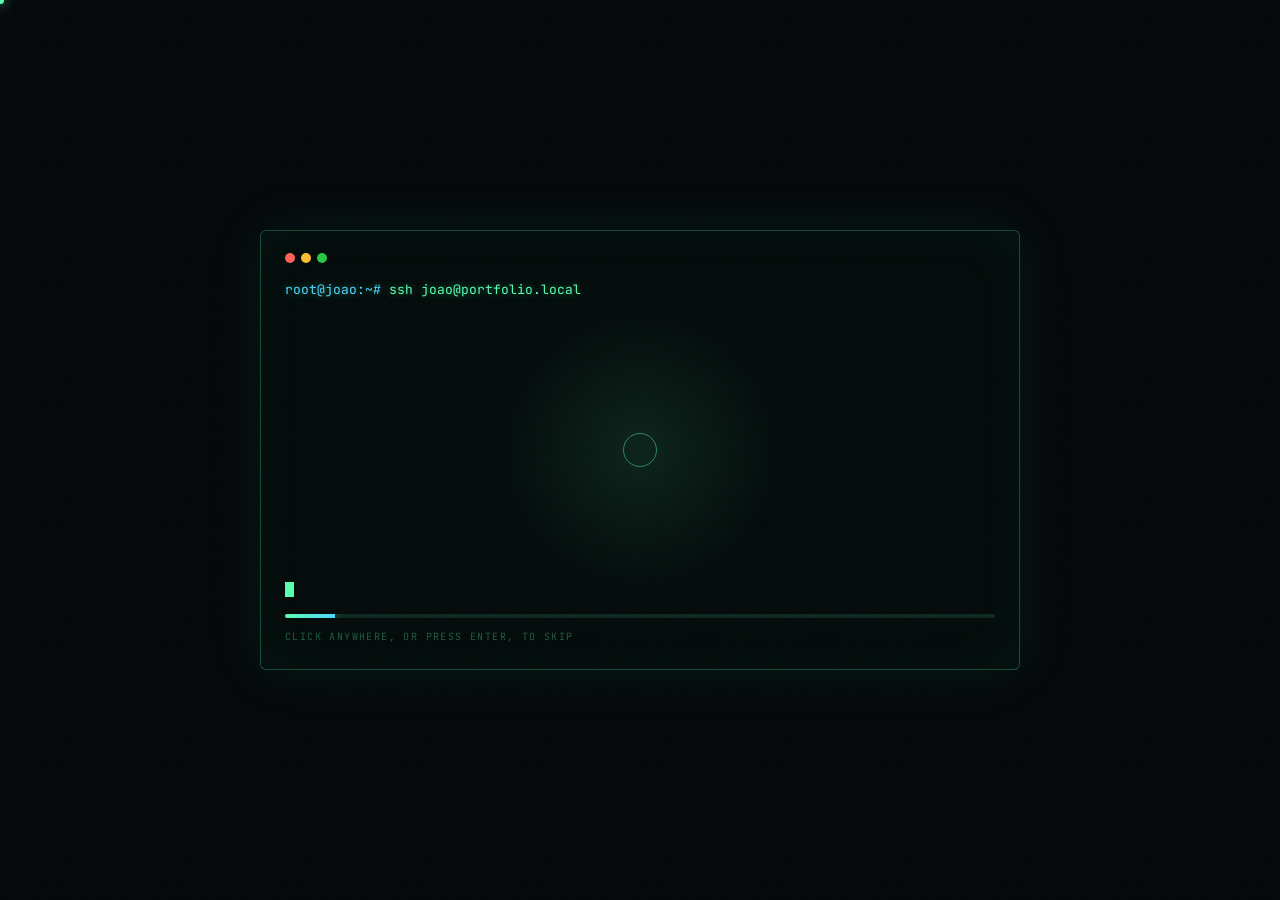
<file: index.html>
<!doctype html>
<html lang="en">
  <head>
    <meta charset="utf-8" />
    <meta name="viewport" content="width=device-width, initial-scale=1" />
    <title>João — Full-Stack Developer | Terminal</title>
    <meta
      name="description"
      content="Portfolio of João, a full-stack developer and second-year Computer Science student: a terminal-booted workspace leading to a project graph and an about section."
    />
    <link rel="preconnect" href="https://fonts.googleapis.com" />
    <link rel="preconnect" href="https://fonts.gstatic.com" crossorigin />
    <link
      href="https://fonts.googleapis.com/css2?family=JetBrains+Mono:wght@400;500;700&family=Space+Grotesk:wght@400;500;700&display=swap"
      rel="stylesheet"
    />
    <link rel="stylesheet" href="./assets/base.css" />
    <link rel="stylesheet" href="./assets/terminal.css" />
    <link rel="stylesheet" href="./assets/interactive.css" />
    <link rel="stylesheet" href="./assets/shell.css" />
  </head>
  <body class="scanlines noise">
    <!-- BOOT -->
    <div id="boot">
      <div class="boot-box">
        <div class="bar"><i class="dot r"></i><i class="dot y"></i><i class="dot g"></i></div>
        <div id="bootlog"></div><span class="caret"></span>
        <div class="boot-progress"><i id="bootbar"></i></div>
        <div class="boot-skip">click anywhere, or press ENTER, to skip</div>
      </div>
    </div>


    <!-- DESKTOP -->
    <main id="desktop">
      <div class="topbar">
        <span class="brand">JOAO@KALI</span>
        <span>Files</span><span>Terminal</span><span>Network</span><span>Help</span>
        <span class="spacer"></span>
        <span>eth0 ▲ 12.4 MB/s</span>
        <span id="clock">00:00:00</span>
      </div>

      <section class="win w1">
        <div class="wbar">— zsh — recon</div>
        <pre></pre>
      </section>
      <section class="win w2">
        <div class="wbar">— nvim — stack.ts</div>
        <pre></pre>
      </section>
      <section class="win w3">
        <div class="wbar">— htop — resources</div>
        <pre></pre>
      </section>
      <section class="win w4">
        <div class="wbar">— zsh — git</div>
        <pre></pre>
      </section>

      <a class="side side-left" href="./projects.html">
        <div class="k">◄ NODE 01</div>
        <div class="t">Projects</div>
        <div class="d">Enter the graph. Every synapse is something I built or am building.</div>
        <div class="arrow">←</div>
      </a>

      <a class="side side-right" href="./about.html">
        <div class="k">NODE 02 ►</div>
        <div class="t">About me</div>
        <div class="d">The clean version: story, skills, education.</div>
        <div class="arrow">→</div>
      </a>

      <div class="core">
        <article class="card">
          <div class="tag">session established</div>
          <h1>Hi, I'm <span>João</span></h1>
          <div class="role">Full-Stack Developer &amp; CS Student</div>
          <p>
            Full-stack developer and second-year Computer Science student with hands-on
            experience in end-to-end web development — defining the architecture, choosing the
            stack, and owning everything from backend logic to data persistence. Strong interest
            in cybersecurity, infrastructure and software engineering.
          </p>
          <div class="chips">
            <span class="chip">Java</span><span class="chip">Spring Boot</span>
            <span class="chip">React</span><span class="chip">TypeScript</span>
            <span class="chip">PostgreSQL</span><span class="chip">Rust</span>
            <span class="chip">Linux</span>
          </div>
          <div class="prompt">joao@portfolio:~$ press <b>T</b> for a real shell — ← projects · about →</div>
        </article>
      </div>

      <!-- interactive shell -->
      <section id="shell">
        <div class="sbar">
          <i class="dot r"></i><i class="dot y"></i><i class="dot g"></i>
          <span class="title">joao@kali: ~ — joao-sh</span>
          <span class="x">✕</span>
        </div>
        <div id="shellbody"></div>
        <div class="sline">
          <span class="ps1">joao@kali:~$</span>
          <input id="shellinput" autocomplete="off" spellcheck="false" aria-label="terminal input" />
        </div>
      </section>

      <div class="dock">
        <button data-dock="shell"><b>⌘</b> terminal</button>
        <button data-dock="projects">projects</button>
        <button data-dock="about">about</button>
        <button data-dock="matrix">matrix</button>
        <button data-dock="theme">theme</button>
      </div>

      <div class="taskbar">
        <span>◍ 4 workspaces</span><span>load 0.42 0.31 0.28</span>
        <span>T · terminal &nbsp;|&nbsp; M · matrix &nbsp;|&nbsp; ENTER · skip boot &nbsp;|&nbsp; ↑↑↓↓←→←→BA</span>
      </div>
    </main>

    <script src="./assets/interactive.js"></script>
    <script src="./assets/terminal.js"></script>
    <script src="./assets/shell.js"></script>
  </body>

</html>
</file>
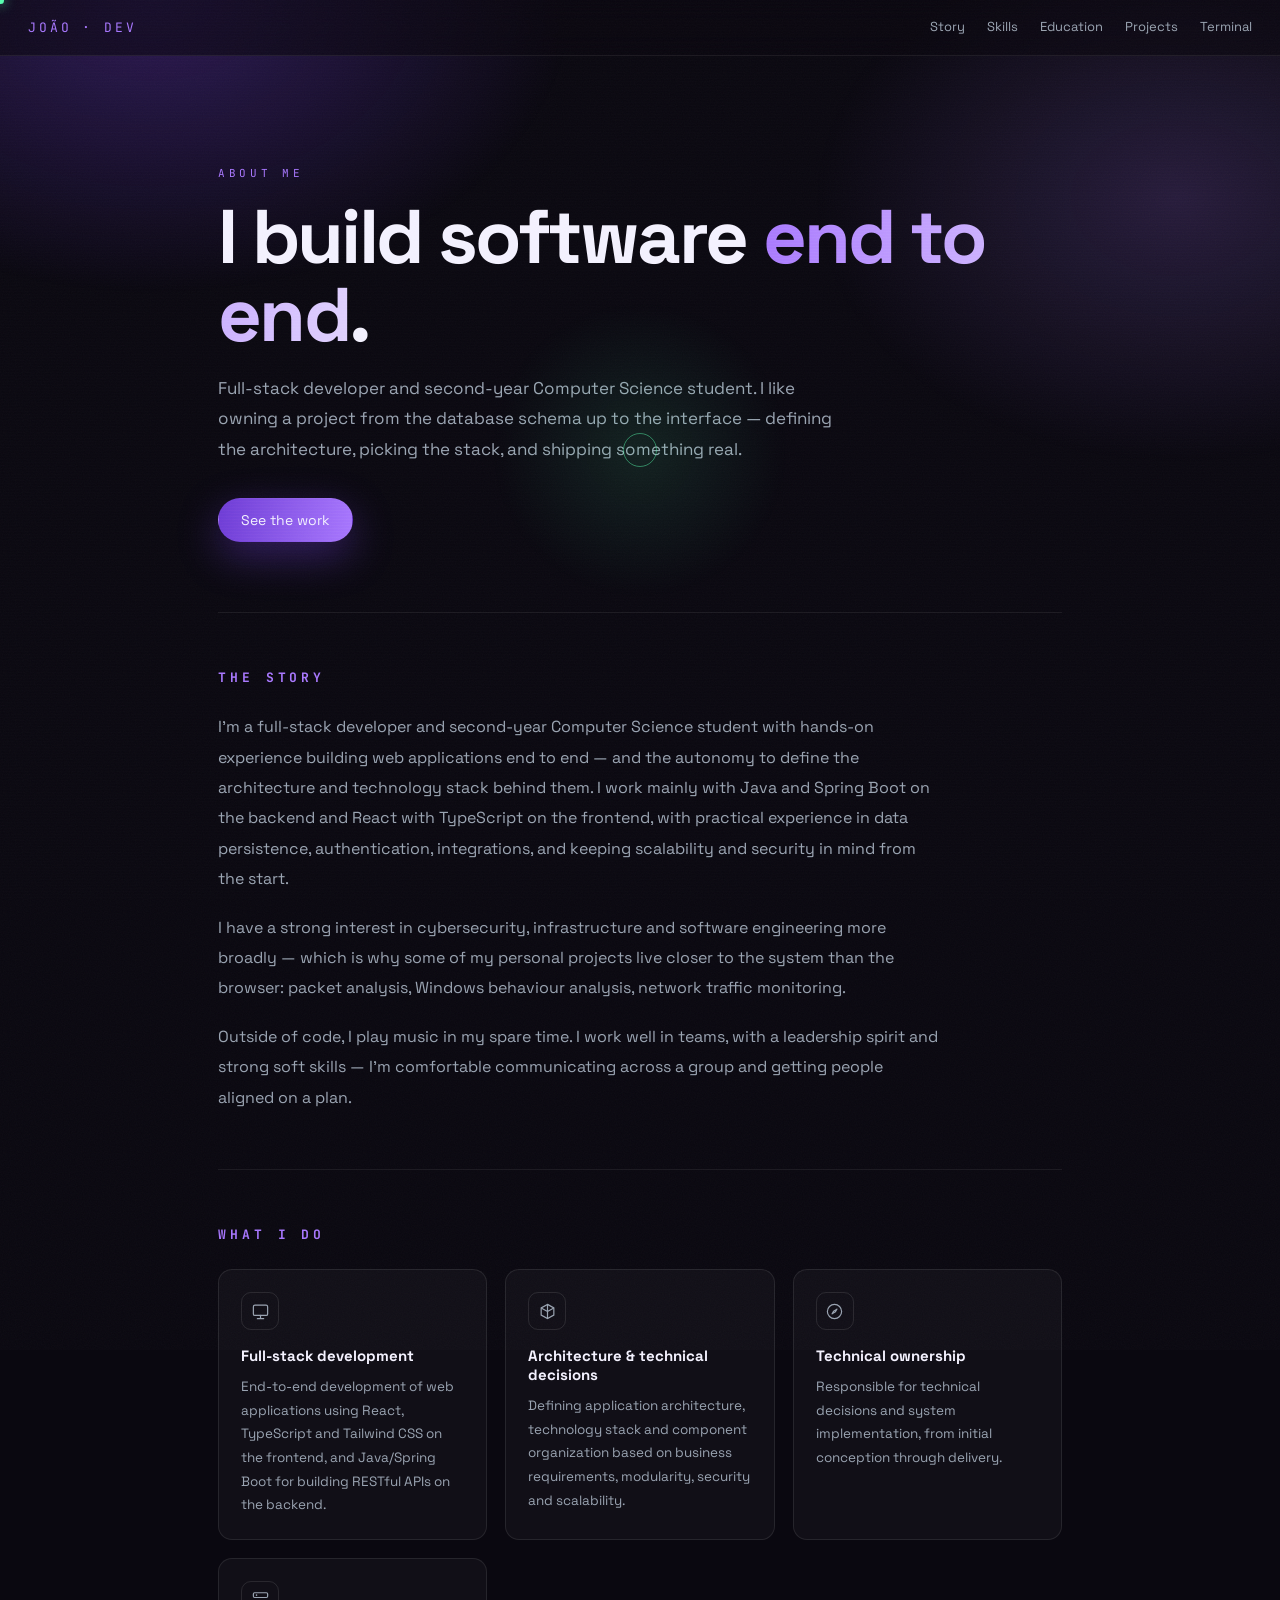
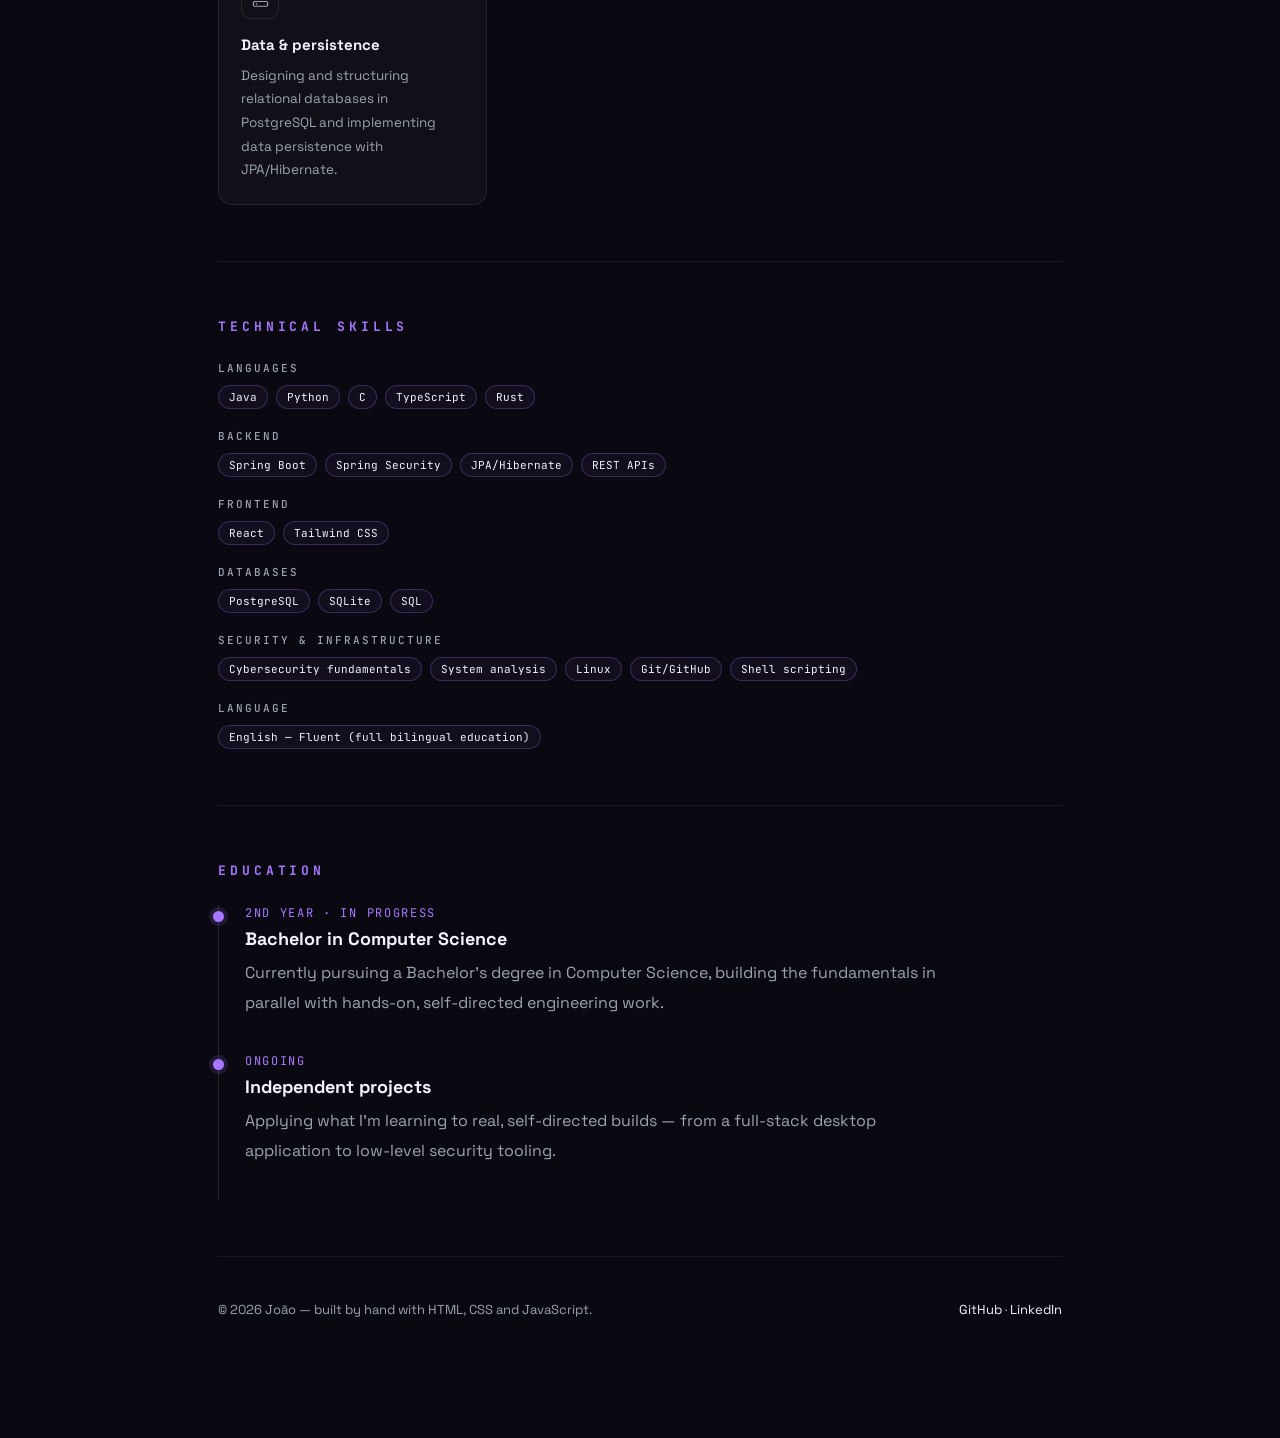
<file: about.html>
<!doctype html>
<html lang="en">
  <head>
    <meta charset="utf-8" />
    <meta name="viewport" content="width=device-width, initial-scale=1" />
    <title>About João — Full-Stack Developer &amp; CS Student</title>
    <meta
      name="description"
      content="About João: full-stack developer and second-year Computer Science student, focused on end-to-end web development, architecture and cybersecurity."
    />
    <link rel="preconnect" href="https://fonts.gstatic.com" crossorigin />
    <link
      href="https://fonts.googleapis.com/css2?family=JetBrains+Mono:wght@400;500;700&family=Space+Grotesk:wght@400;500;700&display=swap"
      rel="stylesheet"
    />
    <link rel="stylesheet" href="./assets/base.css" />
    <link rel="stylesheet" href="./assets/interactive.css" />
    <link rel="stylesheet" href="./assets/about.css" />
  </head>
  <body class="scanlines noise">
    <div class="aura"></div>

    <nav class="top">
      <i class="scroll-progress" id="scrollProgress"></i>
      <span class="logo">JOÃO · DEV</span>
      <span class="links">
        <a href="#story">Story</a>
        <a href="#skills">Skills</a>
        <a href="#education">Education</a>
        <a href="./projects.html">Projects</a>
        <a href="./index.html">Terminal</a>
      </span>
    </nav>

    <div class="wrap">
      <header class="hero reveal">
        <div class="eyebrow">About me</div>
        <h1>I build software <em>end to end</em>.</h1>
        <p>
          Full-stack developer and second-year Computer Science student. I like owning a project
          from the database schema up to the interface — defining the architecture, picking the
          stack, and shipping something real.
        </p>
        <div class="cta">
          <a class="btn primary" href="./projects.html">See the work</a>
        </div>
      </header>

      <section id="story" class="reveal">
        <h2>The story</h2>
        <p>
          I'm a full-stack developer and second-year Computer Science student with hands-on
          experience building web applications end to end — and the autonomy to define the
          architecture and technology stack behind them. I work mainly with Java and Spring Boot
          on the backend and React with TypeScript on the frontend, with practical experience in
          data persistence, authentication, integrations, and keeping scalability and security in
          mind from the start.
        </p>
        <p>
          I have a strong interest in cybersecurity, infrastructure and software engineering more
          broadly — which is why some of my personal projects live closer to the system than the
          browser: packet analysis, Windows behaviour analysis, network traffic monitoring.
        </p>
        <p>
          Outside of code, I play music in my spare time. I work well in teams, with a leadership
          spirit and strong soft skills — I'm comfortable communicating across a group and getting
          people aligned on a plan.
        </p>
      </section>

      <section id="skills" class="reveal">
        <h2>What I do</h2>
        <div class="grid">
          <div class="tile">
            <div class="tile-icon">
              <svg viewBox="0 0 24 24" fill="none" stroke="currentColor" stroke-width="1.5"><rect x="3" y="4" width="18" height="13" rx="2"/><path d="M8 21h8M12 17v4" stroke-linecap="round"/></svg>
            </div>
            <h3>Full-stack development</h3>
            <p>End-to-end development of web applications using React, TypeScript and Tailwind CSS on the frontend, and Java/Spring Boot for building RESTful APIs on the backend.</p>
          </div>
          <div class="tile">
            <div class="tile-icon">
              <svg viewBox="0 0 24 24" fill="none" stroke="currentColor" stroke-width="1.5"><path d="M12 3l8 4.5v9L12 21l-8-4.5v-9L12 3z"/><path d="M12 3v18M4 7.5l8 4.5 8-4.5" stroke-linejoin="round"/></svg>
            </div>
            <h3>Architecture &amp; technical decisions</h3>
            <p>Defining application architecture, technology stack and component organization based on business requirements, modularity, security and scalability.</p>
          </div>
          <div class="tile">
            <div class="tile-icon">
              <svg viewBox="0 0 24 24" fill="none" stroke="currentColor" stroke-width="1.5"><circle cx="12" cy="12" r="9"/><path d="M15 9l-4.2 2.8L9 15l4.2-2.8L15 9z" stroke-linejoin="round"/></svg>
            </div>
            <h3>Technical ownership</h3>
            <p>Responsible for technical decisions and system implementation, from initial conception through delivery.</p>
          </div>
          <div class="tile">
            <div class="tile-icon">
              <svg viewBox="0 0 24 24" fill="none" stroke="currentColor" stroke-width="1.5"><rect x="3" y="3.5" width="18" height="6" rx="1.5"/><rect x="3" y="14.5" width="18" height="6" rx="1.5"/><circle cx="7" cy="6.5" r="1" fill="currentColor" stroke="none"/><circle cx="7" cy="17.5" r="1" fill="currentColor" stroke="none"/></svg>
            </div>
            <h3>Data &amp; persistence</h3>
            <p>Designing and structuring relational databases in PostgreSQL and implementing data persistence with JPA/Hibernate.</p>
          </div>
        </div>
      </section>

      <section id="stack" class="reveal">
        <h2>Technical skills</h2>
        <div class="stack-groups">
          <div class="stack-group">
            <h4>Languages</h4>
            <div class="chips"><span class="chip">Java</span><span class="chip">Python</span><span class="chip">C</span><span class="chip">TypeScript</span><span class="chip">Rust</span></div>
          </div>
          <div class="stack-group">
            <h4>Backend</h4>
            <div class="chips"><span class="chip">Spring Boot</span><span class="chip">Spring Security</span><span class="chip">JPA/Hibernate</span><span class="chip">REST APIs</span></div>
          </div>
          <div class="stack-group">
            <h4>Frontend</h4>
            <div class="chips"><span class="chip">React</span><span class="chip">Tailwind CSS</span></div>
          </div>
          <div class="stack-group">
            <h4>Databases</h4>
            <div class="chips"><span class="chip">PostgreSQL</span><span class="chip">SQLite</span><span class="chip">SQL</span></div>
          </div>
          <div class="stack-group">
            <h4>Security &amp; infrastructure</h4>
            <div class="chips"><span class="chip">Cybersecurity fundamentals</span><span class="chip">System analysis</span><span class="chip">Linux</span><span class="chip">Git/GitHub</span><span class="chip">Shell scripting</span></div>
          </div>
          <div class="stack-group">
            <h4>Language</h4>
            <div class="chips"><span class="chip">English — Fluent (full bilingual education)</span></div>
          </div>
        </div>
      </section>

      <section id="education" class="reveal">
        <h2>Education</h2>
        <div class="timeline">
          <div class="item">
            <div class="when">2ND YEAR · IN PROGRESS</div>
            <h3>Bachelor in Computer Science</h3>
            <p>Currently pursuing a Bachelor's degree in Computer Science, building the fundamentals in parallel with hands-on, self-directed engineering work.</p>
          </div>
          <div class="item">
            <div class="when">ONGOING</div>
            <h3>Independent projects</h3>
            <p>Applying what I'm learning to real, self-directed builds — from a full-stack desktop application to low-level security tooling.</p>
          </div>
        </div>
      </section>

      <footer>
        <span>© <span id="yr"></span> João — built by hand with HTML, CSS and JavaScript.</span>
        <span>
          <a href="#">GitHub</a> ·
          <a href="#">LinkedIn</a>
        </span>
      </footer>
    </div>

    <button id="toTop" aria-label="Back to top">↑</button>

    <script src="./assets/interactive.js"></script>
    <script src="./assets/about.js"></script>
  </body>
</html>
</file>
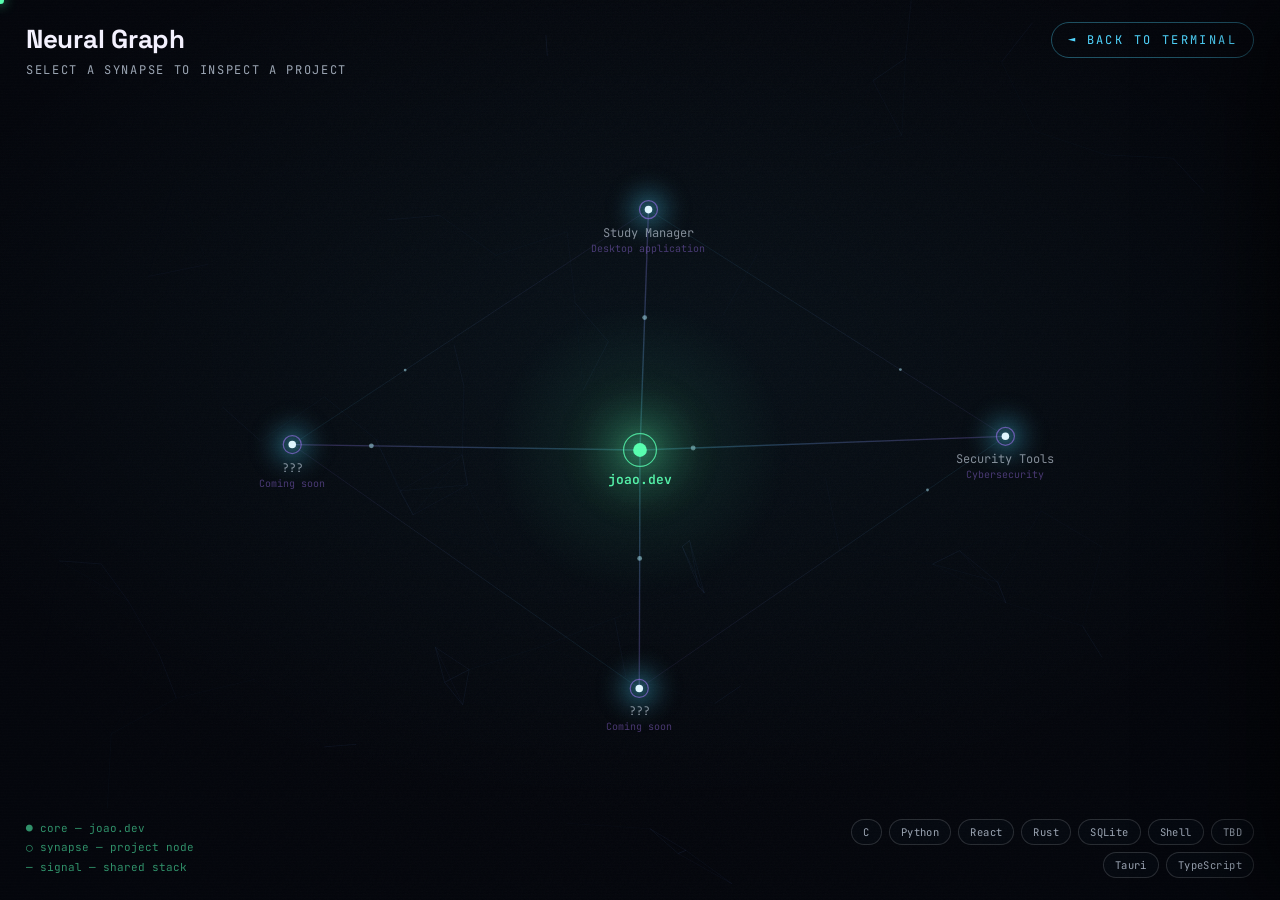
<file: projects.html>
<!doctype html>
<html lang="en">
  <head>
    <meta charset="utf-8" />
    <meta name="viewport" content="width=device-width, initial-scale=1" />
    <title>Projects — Neural Graph | João</title>
    <meta
      name="description"
      content="An interactive neural network of projects: click any synapse to inspect the build, the stack and the numbers behind it."
    />
    <link rel="preconnect" href="https://fonts.gstatic.com" crossorigin />
    <link
      href="https://fonts.googleapis.com/css2?family=JetBrains+Mono:wght@400;500;700&family=Space+Grotesk:wght@400;500;700&display=swap"
      rel="stylesheet"
    />
    <link rel="stylesheet" href="./assets/base.css" />
    <link rel="stylesheet" href="./assets/interactive.css" />
    <link rel="stylesheet" href="./assets/projects.css" />
  </head>
  <body class="scanlines noise">
    <canvas id="net"></canvas>

    <header class="hud">
      <h1>Neural Graph</h1>
      <p>SELECT A SYNAPSE TO INSPECT A PROJECT</p>
    </header>

    <a class="back" href="./index.html">◄ BACK TO TERMINAL</a>

    <div class="legend">
      ● core — joao.dev<br />
      ○ synapse — project node<br />
      — signal — shared stack
    </div>

    <div class="filters" id="filters"></div>

    <aside id="panel">
      <div class="close">✕</div>
      <div class="idx"></div>
      <h2></h2>
      <div class="kind"></div>
      <p class="desc"></p>
      <ul></ul>
      <div class="tags"></div>
      <div class="panel-nav">
        <button class="pn-btn" data-dir="-1">◄ prev</button>
        <button class="pn-btn" data-dir="1">next ►</button>
      </div>
    </aside>

    <script src="./assets/interactive.js"></script>
    <script src="./assets/projects.js"></script>
  </body>
</html>
</file>
<file: assets/base.css>
:root {
  --bg: #05070a;
  --panel: rgba(10, 16, 22, 0.86);
  --grid: rgba(0, 255, 170, 0.06);
  --term: #57ffb0;
  --term-dim: #2f8f68;
  --cyan: #4fd6ff;
  --violet: #a877ff;
  --violet-deep: #6d3bd6;
  --white: #f4f2ff;
  --muted: #9aa4b2;
  --mono: "JetBrains Mono", "Fira Code", ui-monospace, SFMono-Regular, Menlo, monospace;
  --sans: "Space Grotesk", "Inter", system-ui, sans-serif;
}

* { box-sizing: border-box; margin: 0; padding: 0; }

html, body { height: 100%; }

body {
  background: var(--bg);
  color: var(--white);
  font-family: var(--mono);
  overflow: hidden;
  -webkit-font-smoothing: antialiased;
}

a { color: inherit; text-decoration: none; }

::selection { background: var(--violet); color: #fff; }

.scanlines::after {
  content: "";
  position: fixed;
  inset: 0;
  pointer-events: none;
  background: repeating-linear-gradient(
    to bottom,
    rgba(255, 255, 255, 0.03) 0px,
    rgba(255, 255, 255, 0.03) 1px,
    transparent 1px,
    transparent 3px
  );
  mix-blend-mode: overlay;
  z-index: 9999;
}

.noise::before {
  content: "";
  position: fixed;
  inset: -50%;
  pointer-events: none;
  opacity: 0.035;
  z-index: 9998;
  background-image: url("data:image/svg+xml;utf8,<svg xmlns='http://www.w3.org/2000/svg' width='120' height='120'><filter id='n'><feTurbulence type='fractalNoise' baseFrequency='0.85' numOctaves='3'/></filter><rect width='120' height='120' filter='url(%23n)'/></svg>");
  animation: drift 8s steps(6) infinite;
}

@keyframes drift {
  0% { transform: translate(0, 0); }
  100% { transform: translate(-4%, 3%); }
}

/* ---------- accessibility: visible focus ---------- */
:focus { outline: none; }

:focus-visible {
  outline: 2px solid var(--term);
  outline-offset: 3px;
  border-radius: 3px;
}

/* ---------- shared scrollbar ---------- */
::-webkit-scrollbar { width: 9px; height: 9px; }
::-webkit-scrollbar-track { background: transparent; }
::-webkit-scrollbar-thumb {
  background: rgba(87, 255, 176, 0.25);
  border-radius: 5px;
  border: 2px solid transparent;
  background-clip: content-box;
}
::-webkit-scrollbar-thumb:hover { background: rgba(87, 255, 176, 0.45); background-clip: content-box; }

/* ---------- native cross-document page transitions ---------- */
@view-transition {
  navigation: auto;
}

::view-transition-old(root) { animation: vt-out 0.3s ease forwards; }
::view-transition-new(root) { animation: vt-in 0.4s ease forwards; }

@keyframes vt-out {
  to { opacity: 0; filter: blur(8px); transform: scale(0.99); }
}

@keyframes vt-in {
  from { opacity: 0; filter: blur(8px); transform: scale(1.015); }
  to { opacity: 1; filter: blur(0); transform: scale(1); }
}

@media (prefers-reduced-motion: reduce) {
  ::view-transition-old(root), ::view-transition-new(root) { animation: none; }
}
</file>
<file: assets/terminal.css>
/* ---------- Boot screen ---------- */
#boot {
  position: fixed;
  inset: 0;
  z-index: 500;
  background: #04060a;
  display: flex;
  align-items: center;
  justify-content: center;
  transition: opacity 0.7s ease, filter 0.7s ease;
}

#boot.done { opacity: 0; filter: blur(6px); pointer-events: none; }
#boot { cursor: pointer; }

.boot-skip {
  margin-top: 12px;
  font-size: 10px;
  letter-spacing: 0.14em;
  text-transform: uppercase;
  color: var(--term-dim);
  opacity: 0;
  animation: skip-in 0.6s ease 1.4s forwards;
}

@keyframes skip-in { to { opacity: 0.6; } }

.boot-box {
  width: min(760px, 92vw);
  border: 1px solid rgba(87, 255, 176, 0.25);
  background: rgba(4, 12, 10, 0.9);
  box-shadow: 0 0 60px rgba(0, 255, 170, 0.08), inset 0 0 60px rgba(0, 255, 170, 0.03);
  padding: 22px 24px 26px;
  border-radius: 6px;
}

.boot-box .bar {
  display: flex;
  gap: 6px;
  margin-bottom: 16px;
}

.dot { width: 10px; height: 10px; border-radius: 50%; background: #2a3a35; }
.dot.r { background: #ff5f57; } .dot.y { background: #febc2e; } .dot.g { background: #28c840; }

#bootlog {
  color: var(--term);
  font-size: 13px;
  line-height: 1.75;
  white-space: pre-wrap;
  min-height: 300px;
  text-shadow: 0 0 8px rgba(87, 255, 176, 0.45);
}

#bootlog .dim { color: var(--term-dim); }
#bootlog .warn { color: #ffd166; }
#bootlog .ok { color: #57ffb0; }
#bootlog .user { color: var(--cyan); }

.caret {
  display: inline-block;
  width: 9px;
  height: 15px;
  background: var(--term);
  vertical-align: -2px;
  animation: blink 1s steps(1) infinite;
}

@keyframes blink { 50% { opacity: 0; } }

/* ---------- Desktop ---------- */
#desktop {
  position: fixed;
  inset: 0;
  opacity: 0;
  transition: opacity 1s ease 0.2s;
  background:
    radial-gradient(1200px 700px at 50% 45%, rgba(0, 255, 170, 0.07), transparent 70%),
    linear-gradient(160deg, #05080c, #070a10 55%, #04060a);
}

#desktop.on { opacity: 1; }

#desktop::before {
  content: "";
  position: absolute;
  inset: 0;
  background-image:
    linear-gradient(var(--grid) 1px, transparent 1px),
    linear-gradient(90deg, var(--grid) 1px, transparent 1px);
  background-size: 42px 42px;
  mask-image: radial-gradient(circle at 50% 45%, #000 20%, transparent 85%);
}

/* top bar */
.topbar {
  position: absolute;
  top: 0; left: 0; right: 0;
  height: 34px;
  display: flex;
  align-items: center;
  gap: 18px;
  padding: 0 16px;
  font-size: 12px;
  color: var(--term-dim);
  background: rgba(3, 8, 10, 0.75);
  border-bottom: 1px solid rgba(87, 255, 176, 0.12);
  backdrop-filter: blur(6px);
  z-index: 40;
}

.topbar .brand { color: var(--term); letter-spacing: 0.14em; }
.topbar .spacer { flex: 1; }

/* floating windows */
.win {
  position: absolute;
  border: 1px solid rgba(87, 255, 176, 0.16);
  background: var(--panel);
  border-radius: 5px;
  overflow: hidden;
  box-shadow: 0 24px 60px rgba(0, 0, 0, 0.6);
  backdrop-filter: blur(3px);
  animation: floaty 14s ease-in-out infinite;
}

.win .wbar {
  display: flex;
  align-items: center;
  gap: 8px;
  padding: 6px 10px;
  font-size: 11px;
  color: var(--term-dim);
  background: rgba(0, 0, 0, 0.4);
  border-bottom: 1px solid rgba(87, 255, 176, 0.1);
}

.win pre {
  padding: 10px 12px;
  font-size: 11px;
  line-height: 1.5;
  color: var(--term-dim);
  white-space: pre;
  overflow: hidden;
  height: calc(100% - 27px);
}

.win pre .hl { color: var(--term); }
.win pre .c { color: var(--cyan); }
.win pre .v { color: var(--violet); }

@keyframes floaty {
  0%, 100% { transform: translateY(0); }
  50% { transform: translateY(-9px); }
}

.w1 { top: 62px; left: 34px; width: 330px; height: 210px; animation-delay: -2s; }
.w2 { bottom: 46px; left: 70px; width: 300px; height: 180px; animation-delay: -6s; }
.w3 { top: 76px; right: 40px; width: 340px; height: 200px; animation-delay: -4s; }
.w4 { bottom: 56px; right: 78px; width: 310px; height: 170px; animation-delay: -9s; }

/* center identity card */
.core {
  position: absolute;
  inset: 0;
  display: flex;
  align-items: center;
  justify-content: center;
  z-index: 20;
  pointer-events: none;
}

.card {
  pointer-events: auto;
  width: min(620px, 84vw);
  padding: 34px 38px 32px;
  border: 1px solid rgba(87, 255, 176, 0.3);
  background: linear-gradient(180deg, rgba(6, 14, 14, 0.95), rgba(4, 8, 12, 0.95));
  box-shadow: 0 0 0 1px rgba(0, 0, 0, 0.6), 0 40px 100px rgba(0, 0, 0, 0.7),
    0 0 80px rgba(0, 255, 170, 0.07);
  border-radius: 8px;
  position: relative;
}

.card .tag {
  font-size: 11px;
  letter-spacing: 0.34em;
  color: var(--term-dim);
  text-transform: uppercase;
}

.card h1 {
  font-family: var(--sans);
  font-size: clamp(30px, 5vw, 48px);
  letter-spacing: -0.02em;
  margin: 10px 0 4px;
  color: var(--white);
}

.card h1 span { color: var(--term); text-shadow: 0 0 22px rgba(87, 255, 176, 0.5); }

.card .role { color: var(--cyan); font-size: 13px; letter-spacing: 0.18em; text-transform: uppercase; }

.card p {
  margin-top: 16px;
  color: var(--muted);
  font-size: 14px;
  line-height: 1.75;
  font-family: var(--sans);
}

.card .prompt { margin-top: 18px; font-size: 13px; color: var(--term); }

.chips { display: flex; flex-wrap: wrap; gap: 8px; margin-top: 18px; }

.chip {
  font-size: 11px;
  padding: 4px 10px;
  border: 1px solid rgba(87, 255, 176, 0.22);
  color: var(--term-dim);
  border-radius: 999px;
}

/* side nav buttons */
.side {
  position: absolute;
  top: 50%;
  transform: translateY(-50%);
  z-index: 30;
  width: 190px;
  padding: 18px 16px;
  border-radius: 6px;
  background: rgba(6, 12, 16, 0.85);
  transition: transform 0.35s cubic-bezier(0.2, 0.8, 0.2, 1), box-shadow 0.35s, border-color 0.35s;
  cursor: pointer;
  display: block;
}

.side .k { font-size: 10px; letter-spacing: 0.3em; opacity: 0.7; }
.side .t { font-family: var(--sans); font-size: 20px; margin-top: 8px; }
.side .d { font-size: 11px; margin-top: 8px; line-height: 1.6; opacity: 0.65; }
.side .arrow { margin-top: 14px; font-size: 18px; }

.side-left {
  left: 26px;
  border: 1px solid rgba(79, 214, 255, 0.3);
  color: var(--cyan);
  box-shadow: 0 0 40px rgba(79, 214, 255, 0.08);
}

.side-left:hover {
  transform: translateY(-50%) translateX(8px);
  box-shadow: 0 0 60px rgba(79, 214, 255, 0.25);
  border-color: var(--cyan);
}

.side-right {
  right: 26px;
  text-align: right;
  border: 1px solid rgba(168, 119, 255, 0.32);
  color: var(--violet);
  box-shadow: 0 0 40px rgba(168, 119, 255, 0.08);
}

.side-right:hover {
  transform: translateY(-50%) translateX(-8px);
  box-shadow: 0 0 60px rgba(168, 119, 255, 0.28);
  border-color: var(--violet);
}

.taskbar {
  position: absolute;
  bottom: 0; left: 0; right: 0;
  height: 30px;
  display: flex;
  align-items: center;
  gap: 16px;
  padding: 0 14px;
  font-size: 11px;
  color: var(--term-dim);
  background: rgba(3, 8, 10, 0.8);
  border-top: 1px solid rgba(87, 255, 176, 0.12);
  z-index: 40;
}

@media (max-width: 1024px) {
  .win { display: none; }
  .side { position: static; transform: none; width: min(620px, 84vw); margin: 10px auto; }
  .side-right { text-align: left; }
  .core { position: static; padding: 60px 0 40px; }
  #desktop { overflow-y: auto; display: block; }
  body { overflow: auto; }
  .side-left:hover, .side-right:hover { transform: none; }
}
</file>
<file: assets/interactive.css>
/* ---------- Shared interactive layer ---------- */

/* custom cursor glow */
.cursor-glow {
  position: fixed;
  top: 0;
  left: 0;
  width: 340px;
  height: 340px;
  margin: -170px 0 0 -170px;
  border-radius: 50%;
  pointer-events: none;
  z-index: 9997;
  background: radial-gradient(circle, rgba(87, 255, 176, 0.1), transparent 62%);
  transition: opacity 0.4s ease;
  will-change: transform;
}

.cursor-dot {
  position: fixed;
  top: 0;
  left: 0;
  width: 7px;
  height: 7px;
  margin: -3.5px 0 0 -3.5px;
  border-radius: 50%;
  background: var(--term, #57ffb0);
  box-shadow: 0 0 12px rgba(87, 255, 176, 0.9);
  pointer-events: none;
  z-index: 9997;
  will-change: transform;
}

.cursor-ring {
  position: fixed;
  top: 0;
  left: 0;
  width: 34px;
  height: 34px;
  margin: -17px 0 0 -17px;
  border-radius: 50%;
  border: 1px solid rgba(87, 255, 176, 0.45);
  pointer-events: none;
  z-index: 9997;
  transition: width 0.22s, height 0.22s, margin 0.22s, border-color 0.22s, opacity 0.3s;
  will-change: transform;
}

.cursor-ring.hot {
  width: 56px;
  height: 56px;
  margin: -28px 0 0 -28px;
  border-color: var(--violet, #a877ff);
}

@media (hover: none), (max-width: 1024px) {
  .cursor-glow, .cursor-dot, .cursor-ring { display: none; }
}

/* matrix rain easter egg */
#matrix {
  position: fixed;
  inset: 0;
  z-index: 9990;
  opacity: 0;
  pointer-events: none;
  transition: opacity 0.5s ease;
}

#matrix.on { opacity: 1; }

/* toast */
.toast {
  position: fixed;
  bottom: 46px;
  left: 50%;
  transform: translateX(-50%) translateY(20px);
  padding: 9px 16px;
  font-family: var(--mono, monospace);
  font-size: 12px;
  color: #57ffb0;
  border: 1px solid rgba(87, 255, 176, 0.35);
  background: rgba(4, 12, 10, 0.94);
  border-radius: 4px;
  opacity: 0;
  pointer-events: none;
  transition: opacity 0.3s, transform 0.3s;
  z-index: 9995;
}

.toast.on { opacity: 1; transform: translateX(-50%) translateY(0); }
</file>
<file: assets/shell.css>
/* ---------- Dock ---------- */
.dock {
  position: absolute;
  bottom: 44px;
  left: 50%;
  transform: translateX(-50%);
  display: flex;
  gap: 8px;
  padding: 8px 10px;
  border: 1px solid rgba(87, 255, 176, 0.18);
  background: rgba(5, 12, 14, 0.82);
  backdrop-filter: blur(8px);
  border-radius: 10px;
  z-index: 45;
  box-shadow: 0 18px 50px rgba(0, 0, 0, 0.55);
}

.dock button {
  font: inherit;
  font-size: 11px;
  letter-spacing: 0.12em;
  text-transform: uppercase;
  color: var(--term-dim);
  background: transparent;
  border: 1px solid transparent;
  border-radius: 6px;
  padding: 7px 12px;
  cursor: pointer;
  transition: transform 0.18s cubic-bezier(0.2, 0.8, 0.2, 1), color 0.18s, border-color 0.18s,
    background 0.18s;
}

.dock button:hover {
  color: var(--term);
  border-color: rgba(87, 255, 176, 0.35);
  background: rgba(87, 255, 176, 0.07);
  transform: translateY(-5px) scale(1.06);
}

.dock button b { color: var(--cyan); font-weight: 500; }

.dock button.active {
  color: var(--term);
  border-color: rgba(87, 255, 176, 0.45);
  background: rgba(87, 255, 176, 0.1);
}

.dock button.active::after {
  content: "";
  display: block;
  width: 4px;
  height: 4px;
  border-radius: 50%;
  background: var(--term);
  box-shadow: 0 0 8px var(--term);
  margin: 5px auto 0;
}

/* ---------- Interactive shell window ---------- */
#shell {
  position: absolute;
  z-index: 60;
  width: min(680px, 92vw);
  height: 360px;
  left: 50%;
  top: 58%;
  transform: translate(-50%, -50%) scale(0.94);
  display: flex;
  flex-direction: column;
  border: 1px solid rgba(87, 255, 176, 0.3);
  background: rgba(4, 10, 12, 0.96);
  border-radius: 7px;
  box-shadow: 0 40px 110px rgba(0, 0, 0, 0.75), 0 0 70px rgba(0, 255, 170, 0.08);
  opacity: 0;
  pointer-events: none;
  transition: opacity 0.28s ease, transform 0.28s cubic-bezier(0.2, 0.9, 0.2, 1);
  overflow: hidden;
}

#shell.open { opacity: 1; pointer-events: auto; transform: translate(-50%, -50%) scale(1); }
#shell.dragged { transform: none; }
#shell.dragged.open { transform: none; }

#shell .sbar {
  display: flex;
  align-items: center;
  gap: 8px;
  padding: 8px 11px;
  font-size: 11px;
  color: var(--term-dim);
  background: rgba(0, 0, 0, 0.5);
  border-bottom: 1px solid rgba(87, 255, 176, 0.14);
  cursor: grab;
  user-select: none;
}

#shell .sbar.grabbing { cursor: grabbing; }
#shell .sbar .title { flex: 1; letter-spacing: 0.1em; }
#shell .sbar .x { cursor: pointer; padding: 0 4px; }
#shell .sbar .x:hover { color: #ff5f57; }

#shellbody {
  flex: 1;
  overflow-y: auto;
  padding: 12px 14px;
  font-size: 12.5px;
  line-height: 1.65;
  color: var(--term-dim);
  white-space: pre-wrap;
  word-break: break-word;
}

#shellbody::-webkit-scrollbar { width: 6px; }
#shellbody::-webkit-scrollbar-thumb { background: rgba(87, 255, 176, 0.25); border-radius: 3px; }

#shellbody .ok { color: var(--term); }
#shellbody .c { color: var(--cyan); }
#shellbody .v { color: var(--violet); }
#shellbody .w { color: #ffd166; }
#shellbody .e { color: #ff6b6b; }
#shellbody .wht { color: var(--white); }

.sline { display: flex; align-items: baseline; gap: 8px; padding: 0 14px 14px; }
.sline .ps1 { color: var(--term); font-size: 12.5px; white-space: nowrap; }

#shellinput {
  flex: 1;
  background: transparent;
  border: 0;
  outline: 0;
  color: var(--white);
  font-family: var(--mono);
  font-size: 12.5px;
  caret-color: var(--term);
}

/* ---------- window chrome extras ---------- */
.win { transition: box-shadow 0.3s, border-color 0.3s; }
.win.grabbed { animation: none !important; box-shadow: 0 30px 80px rgba(0, 0, 0, 0.8); border-color: rgba(87, 255, 176, 0.4); z-index: 35; }
.win .wbar { cursor: grab; user-select: none; }

/* ---------- parallax stage ---------- */
.stage { transition: transform 0.25s ease-out; will-change: transform; }

/* ---------- boot extras ---------- */
.boot-progress {
  margin-top: 14px;
  height: 4px;
  background: rgba(87, 255, 176, 0.12);
  border-radius: 3px;
  overflow: hidden;
}

.boot-progress i {
  display: block;
  height: 100%;
  width: 0%;
  background: linear-gradient(90deg, var(--term), var(--cyan));
  box-shadow: 0 0 14px rgba(87, 255, 176, 0.6);
  transition: width 0.3s ease;
}

@media (max-width: 1024px) {
  .dock { position: static; transform: none; margin: 0 auto 30px; flex-wrap: wrap; justify-content: center; width: min(620px, 84vw); }
  #shell { position: fixed; height: 70vh; }
}
</file>
<file: assets/about.css>
body {
  background: #0a0810;
  font-family: var(--sans);
  overflow-y: auto;
  color: var(--white);
}

.wrap { max-width: 900px; margin: 0 auto; padding: 0 28px 120px; }

.aura {
  position: fixed;
  inset: 0;
  pointer-events: none;
  background:
    radial-gradient(600px 420px at 12% 0%, rgba(109, 59, 214, 0.35), transparent 70%),
    radial-gradient(520px 380px at 92% 22%, rgba(168, 119, 255, 0.18), transparent 70%);
  z-index: -1;
}

nav.top {
  position: sticky;
  top: 0;
  z-index: 5;
  display: flex;
  align-items: center;
  justify-content: space-between;
  padding: 18px 28px;
  backdrop-filter: blur(12px);
  background: rgba(10, 8, 16, 0.6);
  border-bottom: 1px solid rgba(255, 255, 255, 0.07);
}

nav.top .logo { font-family: var(--mono); letter-spacing: 0.22em; font-size: 13px; color: var(--violet); }
nav.top .links { display: flex; gap: 22px; font-size: 13px; color: var(--muted); }
nav.top .links a { position: relative; padding-bottom: 2px; transition: color 0.2s; }
nav.top .links a::after {
  content: "";
  position: absolute;
  left: 0; right: 100%;
  bottom: -3px;
  height: 1px;
  background: var(--violet);
  transition: right 0.25s ease;
}
nav.top .links a:hover { color: var(--white); }
nav.top .links a:hover::after { right: 0; }

.scroll-progress {
  position: absolute;
  left: 0; bottom: -1px;
  height: 2px;
  width: 0%;
  background: linear-gradient(90deg, var(--violet-deep), var(--violet), #e2d4ff);
  box-shadow: 0 0 12px rgba(168, 119, 255, 0.6);
  transition: width 0.08s linear;
}

header.hero { padding: 110px 0 70px; }

header.hero .eyebrow {
  font-family: var(--mono);
  font-size: 11px;
  letter-spacing: 0.34em;
  color: var(--violet);
  text-transform: uppercase;
}

header.hero h1 {
  font-size: clamp(42px, 8vw, 76px);
  line-height: 1.03;
  letter-spacing: -0.035em;
  margin: 18px 0;
  font-weight: 700;
}

header.hero h1 em {
  font-style: normal;
  background: linear-gradient(100deg, var(--violet), #e2d4ff);
  -webkit-background-clip: text;
  background-clip: text;
  color: transparent;
}

header.hero p { max-width: 620px; color: var(--muted); font-size: 17px; line-height: 1.8; }

.cta { display: flex; gap: 12px; margin-top: 34px; flex-wrap: wrap; }

.btn {
  padding: 12px 22px;
  border-radius: 999px;
  font-size: 14px;
  border: 1px solid rgba(255, 255, 255, 0.16);
  color: var(--white);
  transition: transform 0.2s, box-shadow 0.25s, background 0.25s;
}

.btn.primary {
  background: linear-gradient(100deg, var(--violet-deep), var(--violet));
  border-color: transparent;
  box-shadow: 0 14px 40px rgba(109, 59, 214, 0.4);
}

.btn:hover { transform: translateY(-2px); box-shadow: 0 18px 48px rgba(109, 59, 214, 0.45); }

section { padding: 56px 0; border-top: 1px solid rgba(255, 255, 255, 0.07); }

section h2 {
  font-size: 13px;
  font-family: var(--mono);
  letter-spacing: 0.3em;
  text-transform: uppercase;
  color: var(--violet);
  margin-bottom: 26px;
}

section p { color: var(--muted); line-height: 1.9; font-size: 16px; max-width: 720px; }
section p + p { margin-top: 18px; }

.grid { display: grid; gap: 18px; grid-template-columns: repeat(auto-fit, minmax(230px, 1fr)); }

.tile {
  padding: 22px;
  border-radius: 14px;
  border: 1px solid rgba(255, 255, 255, 0.09);
  background: rgba(255, 255, 255, 0.03);
  transition: border-color 0.25s, transform 0.25s, background 0.25s;
}

.tile:hover { border-color: rgba(168, 119, 255, 0.5); transform: translateY(-3px); background: rgba(168, 119, 255, 0.06); }
.tile:hover .tile-icon { color: var(--violet); border-color: rgba(168, 119, 255, 0.5); transform: scale(1.08); }
.tile h3 { font-size: 15px; margin-bottom: 10px; }
.tile p { font-size: 13.5px; line-height: 1.75; }

.tile-icon {
  width: 38px;
  height: 38px;
  display: flex;
  align-items: center;
  justify-content: center;
  border-radius: 10px;
  border: 1px solid rgba(255, 255, 255, 0.1);
  color: var(--muted);
  margin-bottom: 16px;
  transition: color 0.25s, border-color 0.25s, transform 0.25s;
}

.tile-icon svg { width: 19px; height: 19px; }

.chips { display: flex; flex-wrap: wrap; gap: 8px; }

.chip {
  font-size: 11px;
  padding: 4px 10px;
  border: 1px solid rgba(255, 255, 255, 0.14);
  color: var(--muted);
  border-radius: 999px;
}

.stack-groups { display: flex; flex-direction: column; gap: 20px; }

.stack-group h4 {
  font-family: var(--mono);
  font-size: 11px;
  letter-spacing: 0.18em;
  text-transform: uppercase;
  color: var(--muted);
  margin-bottom: 10px;
  font-weight: 500;
}

.stack-group .chips { margin-top: 0; }
.stack-group .chip {
  font-family: var(--mono);
  border-color: rgba(168, 119, 255, 0.28);
  color: var(--white);
  background: rgba(168, 119, 255, 0.06);
  transition: border-color 0.2s, background 0.2s, transform 0.2s;
}
.stack-group .chip:hover { border-color: var(--violet); background: rgba(168, 119, 255, 0.14); transform: translateY(-2px); }

.timeline { border-left: 1px solid rgba(255, 255, 255, 0.12); padding-left: 26px; }

.item { position: relative; padding-bottom: 34px; }
.item::before {
  content: "";
  position: absolute;
  left: -32px;
  top: 6px;
  width: 11px;
  height: 11px;
  border-radius: 50%;
  background: var(--violet);
  box-shadow: 0 0 0 4px rgba(168, 119, 255, 0.15);
}
.item .when { font-family: var(--mono); font-size: 12px; color: var(--violet); letter-spacing: 0.14em; }
.item h3 { font-size: 18px; margin: 6px 0 8px; }
.item::before { transition: box-shadow 0.3s, background 0.3s; }
.item:hover::before { background: #e2d4ff; box-shadow: 0 0 0 5px rgba(168, 119, 255, 0.28); }

/* ---------- scroll reveal ---------- */
.reveal {
  opacity: 0;
  transform: translateY(26px);
  transition: opacity 0.8s ease, transform 0.8s cubic-bezier(0.16, 0.8, 0.2, 1);
}

.reveal.in { opacity: 1; transform: none; }

.reveal .tile, .reveal .item {
  opacity: 0;
  transform: translateY(16px);
  transition: opacity 0.6s ease, transform 0.6s cubic-bezier(0.16, 0.8, 0.2, 1);
  transition-delay: var(--d, 0s);
}

.reveal.in .tile, .reveal.in .item { opacity: 1; transform: none; }

@media (prefers-reduced-motion: reduce) {
  .reveal, .reveal .tile, .reveal .item { opacity: 1; transform: none; transition: none; }
}

/* ---------- back to top ---------- */
#toTop {
  position: fixed;
  right: 26px;
  bottom: 26px;
  width: 42px;
  height: 42px;
  border-radius: 50%;
  border: 1px solid rgba(255, 255, 255, 0.14);
  background: rgba(16, 12, 24, 0.85);
  backdrop-filter: blur(8px);
  color: var(--violet);
  font-size: 16px;
  font-family: var(--mono);
  cursor: pointer;
  z-index: 30;
  opacity: 0;
  transform: translateY(10px);
  pointer-events: none;
  transition: opacity 0.3s, transform 0.3s, border-color 0.25s, box-shadow 0.25s;
}

#toTop.show { opacity: 1; transform: none; pointer-events: auto; }
#toTop:hover { border-color: rgba(168, 119, 255, 0.5); box-shadow: 0 0 30px rgba(168, 119, 255, 0.3); }

footer {
  padding: 44px 0 0;
  border-top: 1px solid rgba(255, 255, 255, 0.07);
  color: var(--muted);
  font-size: 13px;
  display: flex;
  justify-content: space-between;
  flex-wrap: wrap;
  gap: 14px;
}

footer a { color: var(--white); }
footer a:hover { color: var(--violet); }
</file>
<file: assets/projects.css>
body {
  background:
    radial-gradient(1100px 640px at 50% 40%, rgba(79, 214, 255, 0.05), transparent 70%),
    #04060c;
}

body::before {
  content: "";
  position: fixed;
  inset: 0;
  pointer-events: none;
  background-image:
    linear-gradient(var(--grid) 1px, transparent 1px),
    linear-gradient(90deg, var(--grid) 1px, transparent 1px);
  background-size: 42px 42px;
  mask-image: radial-gradient(circle at 50% 45%, #000 15%, transparent 80%);
  z-index: 1;
}

#net { position: fixed; top: 0; left: 0; width: 100vw; height: 100vh; display: block; z-index: 2; }

.hud {
  position: fixed;
  top: 22px;
  left: 26px;
  z-index: 10;
  pointer-events: none;
}

.hud h1 {
  font-family: var(--sans);
  font-size: 26px;
  letter-spacing: -0.01em;
  color: var(--white);
}

.hud p { margin-top: 6px; font-size: 12px; color: var(--muted); letter-spacing: 0.14em; }

.back {
  position: fixed;
  top: 22px;
  right: 26px;
  z-index: 12;
  font-size: 12px;
  letter-spacing: 0.2em;
  padding: 9px 16px;
  border: 1px solid rgba(79, 214, 255, 0.35);
  border-radius: 999px;
  color: var(--cyan);
  transition: background 0.25s, box-shadow 0.25s;
}

.back:hover { background: rgba(79, 214, 255, 0.12); box-shadow: 0 0 30px rgba(79, 214, 255, 0.25); }

.legend {
  position: fixed;
  bottom: 22px;
  left: 26px;
  font-size: 11px;
  color: var(--term-dim);
  z-index: 10;
  line-height: 1.8;
}

/* tag filters */
.filters {
  position: fixed;
  bottom: 22px;
  right: 26px;
  z-index: 10;
  display: flex;
  flex-wrap: wrap;
  gap: 7px;
  max-width: min(420px, 60vw);
  justify-content: flex-end;
}

.filters button {
  font: inherit;
  font-family: var(--mono);
  font-size: 10.5px;
  letter-spacing: 0.04em;
  padding: 5px 11px;
  border-radius: 999px;
  border: 1px solid rgba(255, 255, 255, 0.14);
  background: rgba(8, 12, 20, 0.6);
  color: var(--muted);
  cursor: pointer;
  transition: border-color 0.2s, color 0.2s, background 0.2s, transform 0.2s;
}

.filters button:hover { color: var(--white); border-color: rgba(79, 214, 255, 0.4); transform: translateY(-2px); }

.filters button.active {
  color: #04060c;
  background: var(--cyan);
  border-color: var(--cyan);
  box-shadow: 0 0 20px rgba(79, 214, 255, 0.4);
}

/* project panel */
#panel {
  position: fixed;
  top: 0;
  right: 0;
  height: 100%;
  width: min(430px, 92vw);
  z-index: 20;
  background: linear-gradient(180deg, rgba(8, 12, 22, 0.97), rgba(4, 6, 12, 0.97));
  border-left: 1px solid rgba(79, 214, 255, 0.25);
  box-shadow: -30px 0 90px rgba(0, 0, 0, 0.7);
  transform: translateX(103%);
  transition: transform 0.45s cubic-bezier(0.2, 0.8, 0.2, 1);
  padding: 60px 34px;
  overflow-y: auto;
}

#panel.open { transform: none; }

#panel .close {
  position: absolute;
  top: 20px;
  right: 24px;
  cursor: pointer;
  color: var(--muted);
  font-size: 18px;
}

#panel .idx { font-size: 11px; letter-spacing: 0.3em; color: var(--cyan); }
#panel h2 { font-family: var(--sans); font-size: 30px; margin: 12px 0 6px; }
#panel .kind { font-size: 12px; color: var(--violet); letter-spacing: 0.16em; text-transform: uppercase; }
#panel .desc { margin-top: 20px; font-family: var(--sans); color: var(--muted); line-height: 1.8; font-size: 14px; }
#panel ul { margin-top: 20px; list-style: none; }
#panel li { font-size: 12px; color: var(--muted); padding: 8px 0; border-bottom: 1px dashed rgba(255, 255, 255, 0.08); }
#panel li b { color: var(--white); font-weight: 500; }
#panel .tags { display: flex; flex-wrap: wrap; gap: 8px; margin-top: 22px; }
#panel .tags span {
  font-size: 11px;
  padding: 4px 10px;
  border-radius: 999px;
  border: 1px solid rgba(168, 119, 255, 0.3);
  color: var(--violet);
}

.panel-nav {
  display: flex;
  gap: 10px;
  margin-top: 36px;
  padding-top: 22px;
  border-top: 1px solid rgba(255, 255, 255, 0.08);
}

.pn-btn {
  flex: 1;
  font: inherit;
  font-family: var(--mono);
  font-size: 11px;
  letter-spacing: 0.1em;
  padding: 10px 12px;
  border-radius: 6px;
  border: 1px solid rgba(79, 214, 255, 0.25);
  background: rgba(79, 214, 255, 0.05);
  color: var(--cyan);
  cursor: pointer;
  transition: background 0.2s, border-color 0.2s, transform 0.15s;
}

.pn-btn:hover { background: rgba(79, 214, 255, 0.14); border-color: var(--cyan); transform: translateY(-2px); }
</file>
